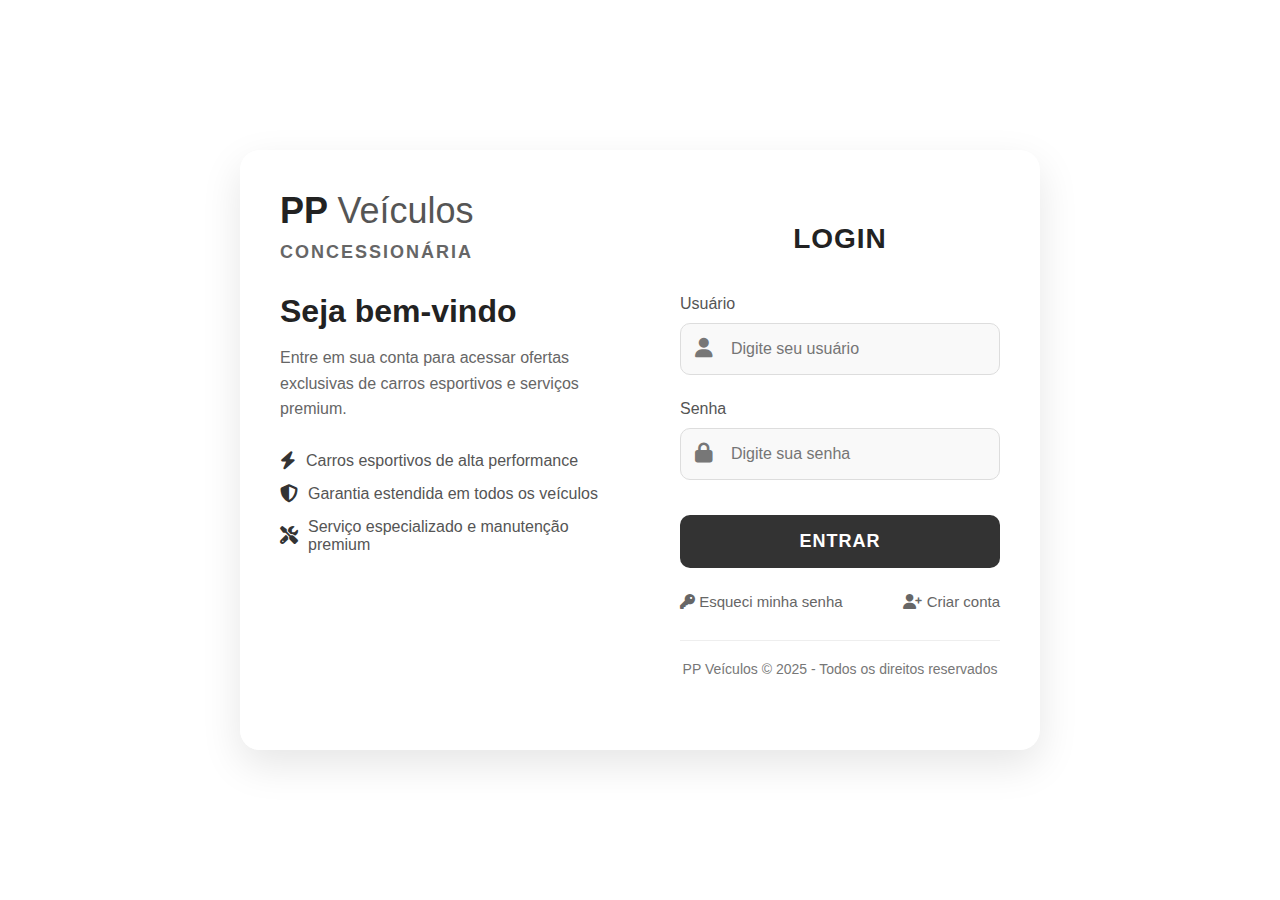
<file: login.html>
<!DOCTYPE html>
<html lang="pt-BR">
<head>
    <meta charset="UTF-8">
    <meta name="viewport" content="width=device-width, initial-scale=1.0">
    <title>PP Veículos - Login</title>
    <link rel="stylesheet" href="https://cdnjs.cloudflare.com/ajax/libs/font-awesome/6.4.0/css/all.min.css">
    <style>
        * {
            margin: 0;
            padding: 0;
            box-sizing: border-box;
            font-family: 'Segoe UI', Tahoma, Geneva, Verdana, sans-serif;
        }

        body {
            background: linear-gradient(135deg, #ffffff 0%, #ffffff 100%);
            color: #898989;
            min-height: 100vh;
            display: flex;
            justify-content: center;
            align-items: center;
            padding: 20px;
        }

        .container {
            width: 100%;
            max-width: 800px;
            background-color: white;
            border-radius: 20px;
            box-shadow: 0 15px 40px rgba(0, 0, 0, 0.1);
            overflow: hidden;
            display: flex;
            min-height: 600px;
        }

        .left-section {
            flex: 1;
            background: linear-gradient(rgba(255, 255, 255, 0.9), rgba(255, 255, 255, 0.9)), 
                        url('https://images.unsplash.com/photo-1494976388531-d1058494cdd8?ixlib=rb-1.2.1&auto=format&fit=crop&w=1350&q=80');
            background-size: cover;
            background-position: center;
            padding: 40px;
            display: flex;
            flex-direction: column;
            justify-content: space-between;
        }

        .logo {
            font-size: 36px;
            font-weight: 700;
            margin-bottom: 10px;
            color: #222;
        }

        .logo span {
            color: #555;
            font-weight: 300;
        }

        .subtitle {
            font-size: 18px;
            color: #666;
            margin-bottom: 5px;
            letter-spacing: 2px;
            font-weight: 600;
        }

        .welcome-text {
            margin-top: 30px;
        }

        .welcome-text h1 {
            font-size: 32px;
            margin-bottom: 15px;
            color: #222;
        }

        .welcome-text p {
            font-size: 16px;
            color: #666;
            line-height: 1.6;
        }

        .score {
            display: inline-block;
            background-color: #f0f0f0;
            padding: 8px 16px;
            border-radius: 20px;
            font-size: 16px;
            margin-top: 20px;
            font-weight: 600;
            color: #333;
        }

        .score span {
            color: #222;
        }

        .car-features {
            margin-top: 30px;
        }

        .feature {
            display: flex;
            align-items: center;
            margin-bottom: 15px;
            color: #555;
        }

        .feature i {
            margin-right: 10px;
            color: #333;
            font-size: 18px;
        }

        .right-section {
            flex: 1;
            padding: 50px 40px;
            display: flex;
            flex-direction: column;
            justify-content: center;
        }

        .login-container {
            width: 100%;
        }

        .login-title {
            text-align: center;
            font-size: 28px;
            margin-bottom: 40px;
            font-weight: 600;
            color: #222;
            letter-spacing: 1px;
        }

        .form-group {
            margin-bottom: 25px;
            position: relative;
        }

        .form-group label {
            display: block;
            margin-bottom: 10px;
            color: #555;
            font-size: 16px;
            font-weight: 500;
        }

        .form-group input {
            width: 100%;
            padding: 16px 15px 16px 50px;
            border: 1px solid #ddd;
            border-radius: 10px;
            background-color: #f9f9f9;
            color: #333;
            font-size: 16px;
            transition: all 0.3s ease;
        }

        .form-group input:focus {
            outline: none;
            border-color: #aaa;
            background-color: #fff;
            box-shadow: 0 0 0 3px rgba(0, 0, 0, 0.05);
        }

        .form-group i {
            position: absolute;
            left: 15px;
            top: 43px;
            color: #777;
            font-size: 20px;
        }

        .login-btn {
            width: 100%;
            padding: 16px;
            background: #333;
            color: white;
            border: none;
            border-radius: 10px;
            font-size: 18px;
            font-weight: 600;
            cursor: pointer;
            transition: all 0.3s ease;
            margin-top: 10px;
            letter-spacing: 1px;
        }

        .login-btn:hover {
            background: #555;
            transform: translateY(-2px);
            box-shadow: 0 5px 15px rgba(0, 0, 0, 0.1);
        }

        .additional-options {
            display: flex;
            justify-content: space-between;
            margin-top: 25px;
            font-size: 15px;
        }

        .additional-options a {
            color: #666;
            text-decoration: none;
            transition: color 0.3s ease;
        }

        .additional-options a:hover {
            color: #333;
            text-decoration: underline;
        }

        .credentials-info {
            background-color: #f9f9f9;
            border-radius: 10px;
            padding: 20px;
            margin-top: 30px;
            border-left: 4px solid #333;
        }

        .credentials-info h3 {
            margin-bottom: 10px;
            color: #333;
            font-size: 16px;
        }

        .credentials-info p {
            color: #666;
            font-size: 14px;
            line-height: 1.5;
        }

        .footer {
            text-align: center;
            padding: 20px 0 0;
            margin-top: 30px;
            font-size: 14px;
            color: #777;
            border-top: 1px solid #eee;
        }

        .footer-links {
            display: flex;
            justify-content: center;
            gap: 25px;
            margin-top: 15px;
        }

        .footer-links a {
            color: #666;
            text-decoration: none;
            transition: color 0.3s ease;
            font-weight: 500;
        }

        .footer-links a:hover {
            color: #333;
        }

        .message {
            padding: 12px;
            border-radius: 8px;
            margin-top: 20px;
            text-align: center;
            display: none;
            font-weight: 500;
        }

        .success {
            background-color: #e8f5e9;
            color: #2e7d32;
            border: 1px solid #c8e6c9;
        }

        .error {
            background-color: #ffebee;
            color: #c62828;
            border: 1px solid #ffcdd2;
        }

        @media (max-width: 768px) {
            .container {
                flex-direction: column;
                max-width: 500px;
            }
            
            .left-section, .right-section {
                padding: 30px;
            }
        }
    </style>
</head>
<body>
    <div class="container">
        <div class="left-section">
            <div>
                <div class="logo">PP <span>Veículos</span></div>
                <div class="subtitle">CONCESSIONÁRIA</div>
                
                <div class="welcome-text">
                    <h1>Seja bem-vindo</h1>
                    <p>Entre em sua conta para acessar ofertas exclusivas de carros esportivos e serviços premium.</p>

                </div>
                
                <div class="car-features">
                    <div class="feature">
                        <i class="fas fa-bolt"></i>
                        <span>Carros esportivos de alta performance</span>
                    </div>
                    <div class="feature">
                        <i class="fas fa-shield-alt"></i>
                        <span>Garantia estendida em todos os veículos</span>
                    </div>
                    <div class="feature">
                        <i class="fas fa-tools"></i>
                        <span>Serviço especializado e manutenção premium</span>
                    </div>
                </div>
            </div>
            
        </div>
        
        <div class="right-section">
            <div class="login-container">
                <h2 class="login-title">LOGIN</h2>
                
                <form id="loginForm">
                    <div class="form-group">
                        <label for="username">Usuário</label>
                        <i class="fas fa-user"></i>
                        <input type="text" id="username" placeholder="Digite seu usuário">
                    </div>
                    
                    <div class="form-group">
                        <label for="password">Senha</label>
                        <i class="fas fa-lock"></i>
                        <input type="password" id="password" placeholder="Digite sua senha">
                    </div>
                    
                    <button type="submit" class="login-btn">ENTRAR</button>
                    
                    <div class="additional-options">
                        <a href="#"><i class="fas fa-key"></i> Esqueci minha senha</a>
                        <a href="#"><i class="fas fa-user-plus"></i> Criar conta</a>
                    </div>
                    
                    <div id="message" class="message"></div>
                </form>
                
                <div class="footer">
                    <p>PP Veículos &copy; 2025 - Todos os direitos reservados</p>
                </div>
            </div>
        </div>
    </div>

    <script>
        document.addEventListener('DOMContentLoaded', function() {
            const loginForm = document.getElementById('loginForm');
            const messageDiv = document.getElementById('message');
            
            // Credenciais válidas
            const validCredentials = [
            { 
                    username: 'admin', 
                    password: '1234',
                    type: 'admin',
                    redirectTo: 'paineladm.html',
                    welcomeMessage: 'Administrador'
                },
                { 
                    username: 'usuario', 
                    password: 'veiculos',
                    type: 'user',
                    redirectTo: 'indexbemvindo.html',
                    welcomeMessage: 'Usuário'
                }
            ];
            
            loginForm.addEventListener('submit', function(e) {
                e.preventDefault();
                console.log('Formulário submetido'); // Debug
                
                const username = document.getElementById('username').value.trim();
                const password = document.getElementById('password').value.trim();
                
                console.log('Usuário:', username); // Debug
                console.log('Senha:', password); // Debug
                
                // Verificar se os campos estão preenchidos
                if (!username || !password) {
                    showMessage('Por favor, preencha todos os campos.', 'error');
                    return;
                }
                
                // Verificar credenciais e obter dados do usuário
                const user = validCredentials.find(cred => 
                    cred.username === username && cred.password === password
                );
                
                console.log('Usuário encontrado:', user); // Debug
                
                if (user) {
                    showMessage(`Login realizado com sucesso! Bem-vindo, ${user.welcomeMessage}. Redirecionando...`, 'success');
                    
                    // Redirecionar conforme o tipo de usuário
                    setTimeout(function() {
                        window.location.href = user.redirectTo;
                    }, 1500);
                } else {
                    showMessage('Usuário ou senha incorretos. Tente novamente.', 'error');
                }
            });
            
            function showMessage(text, type) {
                messageDiv.textContent = text;
                messageDiv.className = 'message ' + type;
                messageDiv.style.display = 'block';
                
                // Ocultar mensagem após 5 segundos
                setTimeout(function() {
                    messageDiv.style.display = 'none';
                }, 5000);
            }
        });
    </script>
</body>
</html>
</file>
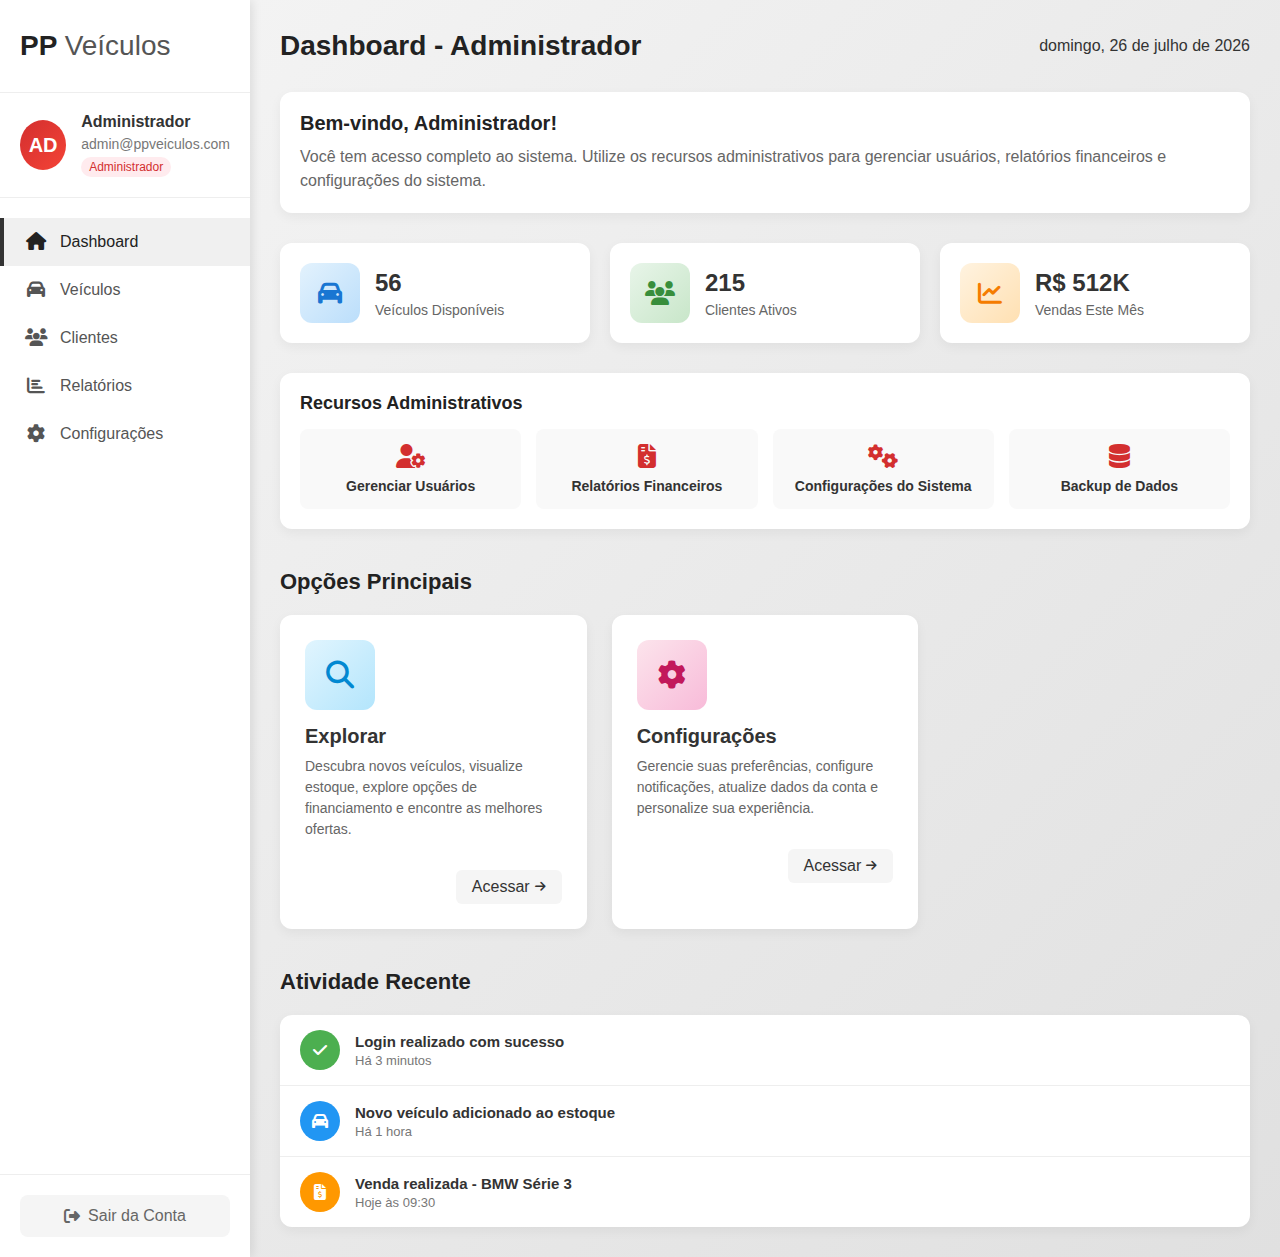
<file: paineladm.html>
<!DOCTYPE html>
<html lang="pt-BR">
<head>
    <meta charset="UTF-8">
    <meta name="viewport" content="width=device-width, initial-scale=1.0">
    <title>PP Veículos - Dashboard</title>
    <link rel="stylesheet" href="https://cdnjs.cloudflare.com/ajax/libs/font-awesome/6.4.0/css/all.min.css">
    <style>
        * {
            margin: 0;
            padding: 0;
            box-sizing: border-box;
            font-family: 'Segoe UI', Tahoma, Geneva, Verdana, sans-serif;
        }

        body {
            background: linear-gradient(135deg, #f5f5f5 0%, #e0e0e0 100%);
            color: #333;
            min-height: 100vh;
        }

        .container {
            display: flex;
            min-height: 100vh;
        }

        /* Sidebar */
        .sidebar {
            width: 250px;
            background-color: white;
            box-shadow: 2px 0 10px rgba(0, 0, 0, 0.1);
            display: flex;
            flex-direction: column;
            z-index: 100;
        }

        .logo {
            padding: 30px 20px;
            border-bottom: 1px solid #eee;
        }

        .logo h1 {
            font-size: 28px;
            font-weight: 700;
            color: #222;
        }

        .logo span {
            color: #555;
            font-weight: 300;
        }

        .user-info {
            padding: 20px;
            display: flex;
            align-items: center;
            border-bottom: 1px solid #eee;
        }

        .avatar {
            width: 50px;
            height: 50px;
            border-radius: 50%;
            background: linear-gradient(135deg, #333, #555);
            display: flex;
            align-items: center;
            justify-content: center;
            color: white;
            font-size: 20px;
            font-weight: bold;
            margin-right: 15px;
        }

        .admin .avatar {
            background: linear-gradient(135deg, #d32f2f, #f44336);
        }

        .user .avatar {
            background: linear-gradient(135deg, #1976d2, #2196f3);
        }

        .user-details h3 {
            font-size: 16px;
            margin-bottom: 5px;
        }

        .user-details p {
            font-size: 14px;
            color: #777;
        }

        .user-role {
            display: inline-block;
            padding: 3px 8px;
            border-radius: 12px;
            font-size: 12px;
            font-weight: 500;
            margin-top: 5px;
        }

        .admin .user-role {
            background-color: #ffebee;
            color: #d32f2f;
        }

        .user .user-role {
            background-color: #e3f2fd;
            color: #1976d2;
        }

        .nav-menu {
            flex: 1;
            padding: 20px 0;
        }

        .nav-item {
            padding: 15px 20px;
            display: flex;
            align-items: center;
            color: #555;
            text-decoration: none;
            transition: all 0.3s ease;
            border-left: 4px solid transparent;
        }

        .nav-item:hover {
            background-color: #f9f9f9;
            color: #333;
            border-left-color: #ddd;
        }

        .nav-item.active {
            background-color: #f0f0f0;
            color: #222;
            border-left-color: #333;
            font-weight: 500;
        }

        .nav-item i {
            margin-right: 12px;
            font-size: 18px;
            width: 24px;
            text-align: center;
        }

        .logout {
            padding: 20px;
            border-top: 1px solid #eee;
        }

        .logout-btn {
            display: flex;
            align-items: center;
            justify-content: center;
            padding: 12px;
            background-color: #f5f5f5;
            color: #666;
            text-decoration: none;
            border-radius: 8px;
            transition: all 0.3s ease;
            font-weight: 500;
        }

        .logout-btn:hover {
            background-color: #ffebee;
            color: #d32f2f;
        }

        .logout-btn i {
            margin-right: 8px;
        }

        /* Main Content */
        .main-content {
            flex: 1;
            padding: 30px;
            overflow-y: auto;
        }

        .header {
            display: flex;
            justify-content: space-between;
            align-items: center;
            margin-bottom: 30px;
        }

        .header h2 {
            font-size: 28px;
            color: #222;
        }

        .welcome-message {
            background: white;
            padding: 20px;
            border-radius: 12px;
            box-shadow: 0 4px 12px rgba(0, 0, 0, 0.05);
            margin-bottom: 30px;
        }

        .welcome-message h3 {
            font-size: 20px;
            margin-bottom: 10px;
            color: #222;
        }

        .welcome-message p {
            color: #666;
            line-height: 1.5;
        }

        .stats {
            display: flex;
            gap: 20px;
            margin-bottom: 30px;
        }

        .stat-card {
            flex: 1;
            background: white;
            padding: 20px;
            border-radius: 12px;
            box-shadow: 0 4px 12px rgba(0, 0, 0, 0.05);
            display: flex;
            align-items: center;
        }

        .stat-icon {
            width: 60px;
            height: 60px;
            border-radius: 12px;
            display: flex;
            align-items: center;
            justify-content: center;
            margin-right: 15px;
            font-size: 24px;
        }

        .stat-1 .stat-icon {
            background: linear-gradient(135deg, #e3f2fd, #bbdefb);
            color: #1976d2;
        }

        .stat-2 .stat-icon {
            background: linear-gradient(135deg, #e8f5e9, #c8e6c9);
            color: #388e3c;
        }

        .stat-3 .stat-icon {
            background: linear-gradient(135deg, #fff3e0, #ffe0b2);
            color: #f57c00;
        }

        .stat-info h3 {
            font-size: 24px;
            margin-bottom: 5px;
        }

        .stat-info p {
            color: #666;
            font-size: 14px;
        }

        /* Options Section */
        .options-section {
            margin-top: 40px;
        }

        .section-title {
            font-size: 22px;
            margin-bottom: 20px;
            color: #222;
        }

        .options-grid {
            display: grid;
            grid-template-columns: repeat(auto-fill, minmax(300px, 1fr));
            gap: 25px;
        }

        .option-card {
            background: white;
            border-radius: 12px;
            overflow: hidden;
            box-shadow: 0 4px 12px rgba(0, 0, 0, 0.05);
            transition: transform 0.3s ease, box-shadow 0.3s ease;
            cursor: pointer;
        }

        .option-card:hover {
            transform: translateY(-5px);
            box-shadow: 0 8px 20px rgba(0, 0, 0, 0.1);
        }

        .card-header {
            padding: 25px 25px 15px;
        }

        .card-icon {
            width: 70px;
            height: 70px;
            border-radius: 12px;
            display: flex;
            align-items: center;
            justify-content: center;
            margin-bottom: 15px;
            font-size: 28px;
        }

        .explore .card-icon {
            background: linear-gradient(135deg, #e1f5fe, #b3e5fc);
            color: #0288d1;
        }

        .settings .card-icon {
            background: linear-gradient(135deg, #fce4ec, #f8bbd9);
            color: #c2185b;
        }

        .card-header h3 {
            font-size: 20px;
            margin-bottom: 8px;
        }

        .card-header p {
            color: #666;
            font-size: 14px;
            line-height: 1.5;
        }

        .card-footer {
            padding: 15px 25px 25px;
            display: flex;
            justify-content: flex-end;
        }

        .card-btn {
            padding: 8px 16px;
            background-color: #f5f5f5;
            color: #333;
            border-radius: 6px;
            text-decoration: none;
            font-weight: 500;
            transition: all 0.3s ease;
            display: flex;
            align-items: center;
        }

        .card-btn:hover {
            background-color: #333;
            color: white;
        }

        .card-btn i {
            margin-left: 5px;
            font-size: 12px;
        }

        /* Recent Activity */
        .recent-activity {
            margin-top: 40px;
        }

        .activity-list {
            background: white;
            border-radius: 12px;
            overflow: hidden;
            box-shadow: 0 4px 12px rgba(0, 0, 0, 0.05);
        }

        .activity-item {
            padding: 15px 20px;
            border-bottom: 1px solid #eee;
            display: flex;
            align-items: center;
        }

        .activity-item:last-child {
            border-bottom: none;
        }

        .activity-icon {
            width: 40px;
            height: 40px;
            border-radius: 50%;
            display: flex;
            align-items: center;
            justify-content: center;
            margin-right: 15px;
            color: white;
            font-size: 16px;
        }

        .activity-1 .activity-icon {
            background-color: #4caf50;
        }

        .activity-2 .activity-icon {
            background-color: #2196f3;
        }

        .activity-3 .activity-icon {
            background-color: #ff9800;
        }

        .activity-info h4 {
            font-size: 15px;
            margin-bottom: 3px;
        }

        .activity-info p {
            color: #777;
            font-size: 13px;
        }

        /* Admin Features */
        .admin-features {
            margin-top: 30px;
            background: white;
            border-radius: 12px;
            padding: 20px;
            box-shadow: 0 4px 12px rgba(0, 0, 0, 0.05);
        }

        .admin-features h3 {
            font-size: 18px;
            margin-bottom: 15px;
            color: #222;
        }

        .admin-features-grid {
            display: grid;
            grid-template-columns: repeat(auto-fill, minmax(200px, 1fr));
            gap: 15px;
        }

        .admin-feature {
            padding: 15px;
            background: #f9f9f9;
            border-radius: 8px;
            text-align: center;
            transition: all 0.3s ease;
        }

        .admin-feature:hover {
            background: #f0f0f0;
            transform: translateY(-2px);
        }

        .admin-feature i {
            font-size: 24px;
            color: #d32f2f;
            margin-bottom: 10px;
        }

        .admin-feature h4 {
            font-size: 14px;
            color: #333;
        }

        /* Responsive */
        @media (max-width: 900px) {
            .container {
                flex-direction: column;
            }
            
            .sidebar {
                width: 100%;
                height: auto;
            }
            
            .stats {
                flex-direction: column;
            }
            
            .options-grid {
                grid-template-columns: 1fr;
            }
        }
    </style>
</head>
<body>
    <div class="container">
        <!-- Sidebar -->
        <div class="sidebar">
            <div class="logo">
                <h1>PP <span>Veículos</span></h1>
            </div>
            
            <div class="user-info" id="userInfo">
                <!-- Será preenchido via JavaScript -->
            </div>
            
            <div class="nav-menu">
                <a href="#" class="nav-item active">
                    <i class="fas fa-home"></i>
                    <span>Dashboard</span>
                </a>
                <a href="#" class="nav-item">
                    <i class="fas fa-car"></i>
                    <span>Veículos</span>
                </a>
                <a href="#" class="nav-item">
                    <i class="fas fa-users"></i>
                    <span>Clientes</span>
                </a>
                <a href="#" class="nav-item">
                    <i class="fas fa-chart-bar"></i>
                    <span>Relatórios</span>
                </a>
                <a href="#" class="nav-item">
                    <i class="fas fa-cog"></i>
                    <span>Configurações</span>
                </a>
            </div>
            
            <div class="logout">
                <a href="#" class="logout-btn" id="logoutBtn">
                    <i class="fas fa-sign-out-alt"></i>
                    <span>Sair da Conta</span>
                </a>
            </div>
        </div>
        
        <!-- Main Content -->
        <div class="main-content">
            <div class="header">
                <h2 id="dashboardTitle">Dashboard</h2>
                <div class="date" id="currentDate">Carregando data...</div>
            </div>
            
            <div class="welcome-message" id="welcomeMessage">
                <!-- Será preenchido via JavaScript -->
            </div>
            
            <div class="stats">
                <div class="stat-card stat-1">
                    <div class="stat-icon">
                        <i class="fas fa-car"></i>
                    </div>
                    <div class="stat-info">
                        <h3 id="vehicleCount">42</h3>
                        <p>Veículos Disponíveis</p>
                    </div>
                </div>
                
                <div class="stat-card stat-2">
                    <div class="stat-icon">
                        <i class="fas fa-users"></i>
                    </div>
                    <div class="stat-info">
                        <h3 id="clientCount">128</h3>
                        <p>Clientes Ativos</p>
                    </div>
                </div>
                
                <div class="stat-card stat-3">
                    <div class="stat-icon">
                        <i class="fas fa-chart-line"></i>
                    </div>
                    <div class="stat-info">
                        <h3 id="salesAmount">R$ 284K</h3>
                        <p>Vendas Este Mês</p>
                    </div>
                </div>
            </div>

            <!-- Seção de recursos administrativos (apenas para admin) -->
            <div class="admin-features" id="adminFeatures" style="display: none;">
                <h3>Recursos Administrativos</h3>
                <div class="admin-features-grid">
                    <div class="admin-feature">
                        <i class="fas fa-user-cog"></i>
                        <h4>Gerenciar Usuários</h4>
                    </div>
                    <div class="admin-feature">
                        <i class="fas fa-file-invoice-dollar"></i>
                        <h4>Relatórios Financeiros</h4>
                    </div>
                    <div class="admin-feature">
                        <i class="fas fa-cogs"></i>
                        <h4>Configurações do Sistema</h4>
                    </div>
                    <div class="admin-feature">
                        <i class="fas fa-database"></i>
                        <h4>Backup de Dados</h4>
                    </div>
                </div>
            </div>
            
            <div class="options-section">
                <h2 class="section-title">Opções Principais</h2>
                <div class="options-grid">
                    <div class="option-card explore">
                        <div class="card-header">
                            <div class="card-icon">
                                <i class="fas fa-search"></i>
                            </div>
                            <h3>Explorar</h3>
                            <p>Descubra novos veículos, visualize estoque, explore opções de financiamento e encontre as melhores ofertas.</p>
                        </div>
                        <div class="card-footer">
                            <a href="#" class="card-btn">
                                Acessar <i class="fas fa-arrow-right"></i>
                            </a>
                        </div>
                    </div>
                    
                    <div class="option-card settings">
                        <div class="card-header">
                            <div class="card-icon">
                                <i class="fas fa-cog"></i>
                            </div>
                            <h3>Configurações</h3>
                            <p>Gerencie suas preferências, configure notificações, atualize dados da conta e personalize sua experiência.</p>
                        </div>
                        <div class="card-footer">
                            <a href="#" class="card-btn">
                                Acessar <i class="fas fa-arrow-right"></i>
                            </a>
                        </div>
                    </div>
                </div>
            </div>
            
            <div class="recent-activity">
                <h2 class="section-title">Atividade Recente</h2>
                <div class="activity-list">
                    <div class="activity-item activity-1">
                        <div class="activity-icon">
                            <i class="fas fa-check"></i>
                        </div>
                        <div class="activity-info">
                            <h4>Login realizado com sucesso</h4>
                            <p id="loginTime">Há 2 minutos</p>
                        </div>
                    </div>
                    
                    <div class="activity-item activity-2">
                        <div class="activity-icon">
                            <i class="fas fa-car"></i>
                        </div>
                        <div class="activity-info">
                            <h4>Novo veículo adicionado ao estoque</h4>
                            <p>Há 1 hora</p>
                        </div>
                    </div>
                    
                    <div class="activity-item activity-3">
                        <div class="activity-icon">
                            <i class="fas fa-file-invoice-dollar"></i>
                        </div>
                        <div class="activity-info">
                            <h4>Venda realizada - BMW Série 3</h4>
                            <p>Hoje às 09:30</p>
                        </div>
                    </div>
                </div>
            </div>
        </div>
    </div>

    <script>
        document.addEventListener('DOMContentLoaded', function() {
            // Credenciais pré-definidas
            const users = {
                'admin': {
                    name: 'Administrador',
                    email: 'admin@ppveiculos.com',
                    role: 'Administrador',
                    avatar: 'AD',
                    stats: {
                        vehicles: 56,
                        clients: 215,
                        sales: 'R$ 512K'
                    }
                },
                'usuario': {
                    name: 'João Silva',
                    email: 'joao.silva@ppveiculos.com',
                    role: 'Usuário',
                    avatar: 'JS',
                    stats: {
                        vehicles: 42,
                        clients: 128,
                        sales: 'R$ 284K'
                    }
                }
            };

            // Simular que o usuário "admin" fez login (pode ser alterado)
            // Em um sistema real, isso viria da sessão de login
            const loggedInUser = 'admin'; // Altere para 'usuario' para testar o outro perfil
            
            // Atualizar interface com base no usuário logado
            function updateInterface() {
                const user = users[loggedInUser];
                
                // Atualizar informações do usuário
                const userInfo = document.getElementById('userInfo');
                userInfo.className = `user-info ${loggedInUser}`;
                userInfo.innerHTML = `
                    <div class="avatar">${user.avatar}</div>
                    <div class="user-details">
                        <h3>${user.name}</h3>
                        <p>${user.email}</p>
                        <span class="user-role">${user.role}</span>
                    </div>
                `;
                
                // Atualizar mensagem de boas-vindas
                const welcomeMessage = document.getElementById('welcomeMessage');
                if (loggedInUser === 'admin') {
                    welcomeMessage.innerHTML = `
                        <h3>Bem-vindo, Administrador!</h3>
                        <p>Você tem acesso completo ao sistema. Utilize os recursos administrativos para gerenciar usuários, relatórios financeiros e configurações do sistema.</p>
                    `;
                    // Mostrar recursos administrativos
                    document.getElementById('adminFeatures').style.display = 'block';
                } else {
                    welcomeMessage.innerHTML = `
                        <h3>Bem-vindo de volta, ${user.name}!</h3>
                        <p>Confira as últimas novidades em veículos, gerencie seus clientes e acompanhe suas vendas. Temos ${user.stats.vehicles} veículos disponíveis no momento.</p>
                    `;
                }
                
                // Atualizar estatísticas
                document.getElementById('vehicleCount').textContent = user.stats.vehicles;
                document.getElementById('clientCount').textContent = user.stats.clients;
                document.getElementById('salesAmount').textContent = user.stats.sales;
                
                // Atualizar título do dashboard
                document.getElementById('dashboardTitle').textContent = `Dashboard - ${user.role}`;
            }
            
            // Atualizar data atual
            function updateDate() {
                const now = new Date();
                const options = { 
                    weekday: 'long', 
                    year: 'numeric', 
                    month: 'long', 
                    day: 'numeric' 
                };
                document.getElementById('currentDate').textContent = 
                    now.toLocaleDateString('pt-BR', options);
                
                // Atualizar hora do login
                document.getElementById('loginTime').textContent = 
                    `Há ${Math.floor(Math.random() * 5) + 1} minutos`;
            }
            
            // Simular ação de logout
            document.getElementById('logoutBtn').addEventListener('click', function(e) {
                e.preventDefault();
                if(confirm('Tem certeza que deseja sair da sua conta?')) {
                    alert('Você foi desconectado. Redirecionando para a página de login...');
                    // Aqui iria o redirecionamento para a página de login
                    // window.location.href = 'login.html';
                }
            });
            
            // Adicionar interação aos cards de opções
            document.querySelectorAll('.option-card').forEach(card => {
                card.addEventListener('click', function() {
                    const cardTitle = this.querySelector('h3').textContent;
                    alert(`Abrindo ${cardTitle}...`);
                });
            });
            
            // Inicializar interface
            updateInterface();
            updateDate();
        });
    </script>
</body>
</html>
</file>
